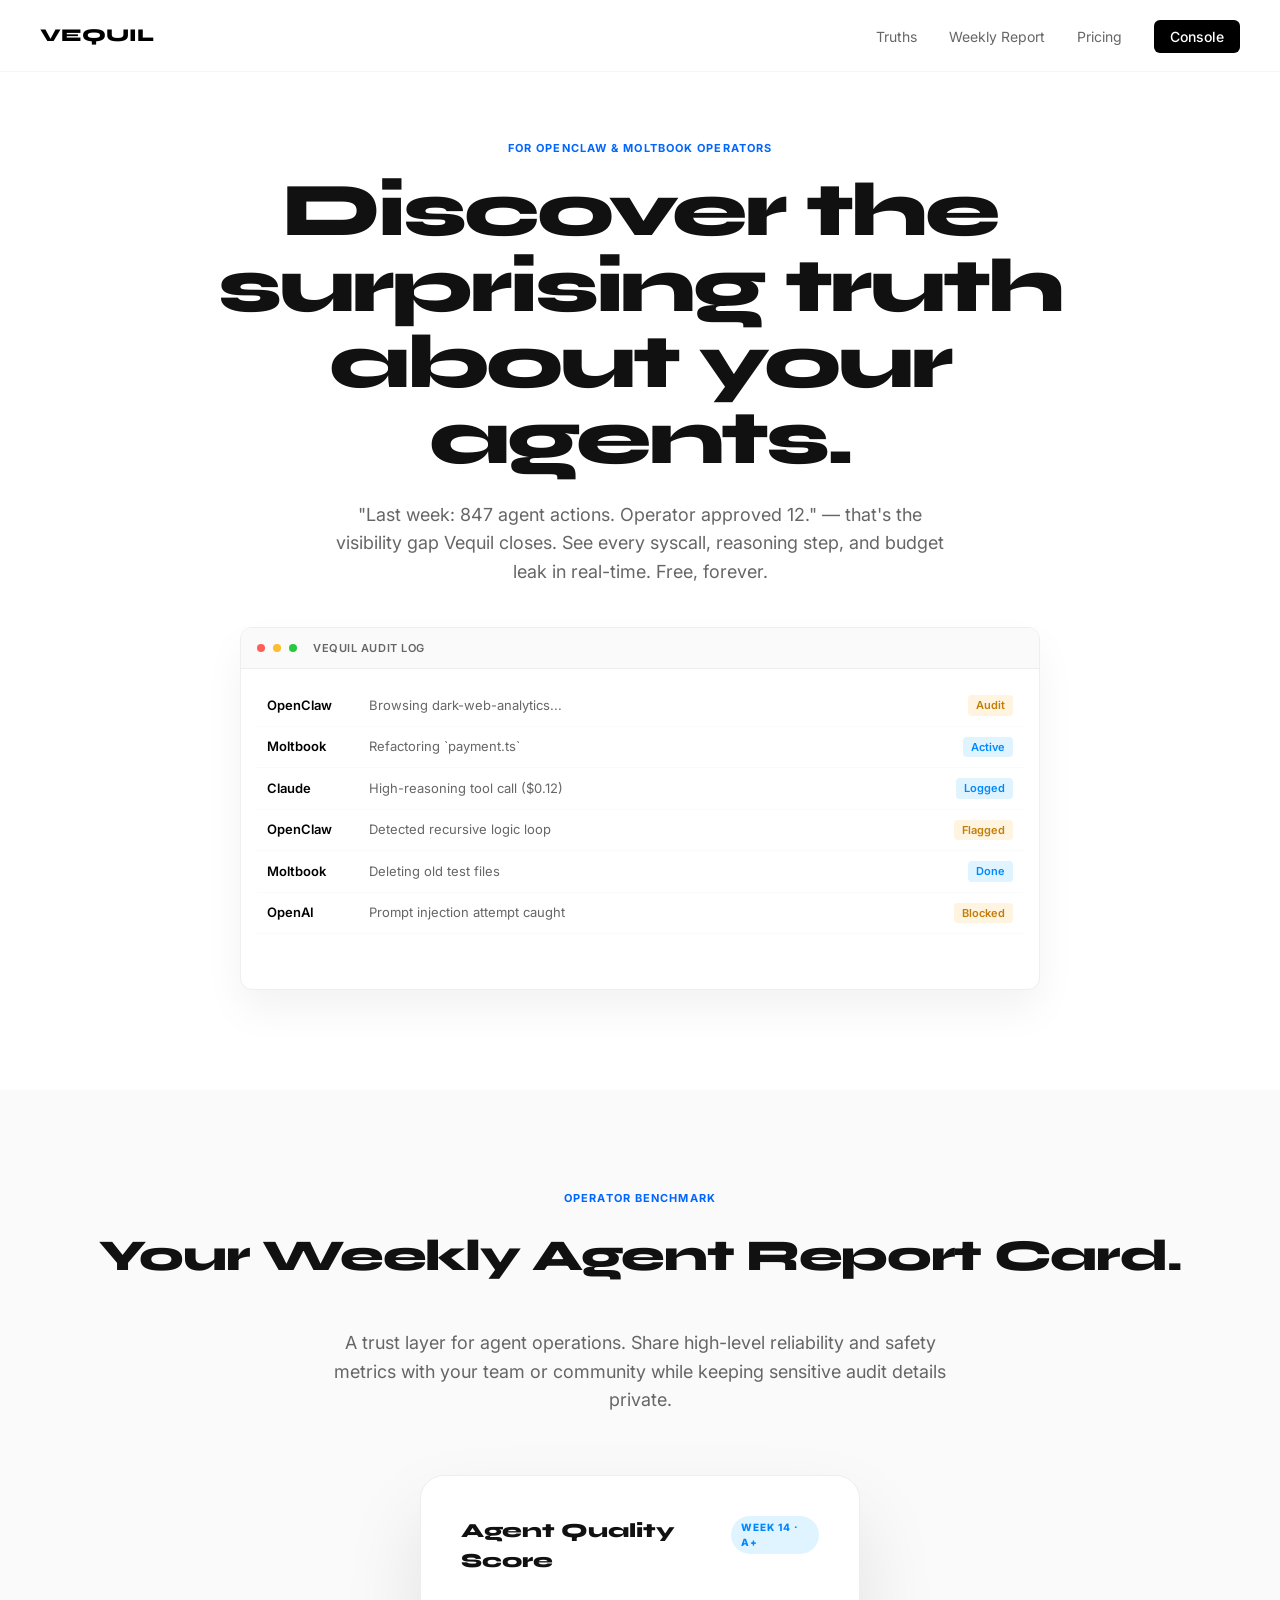
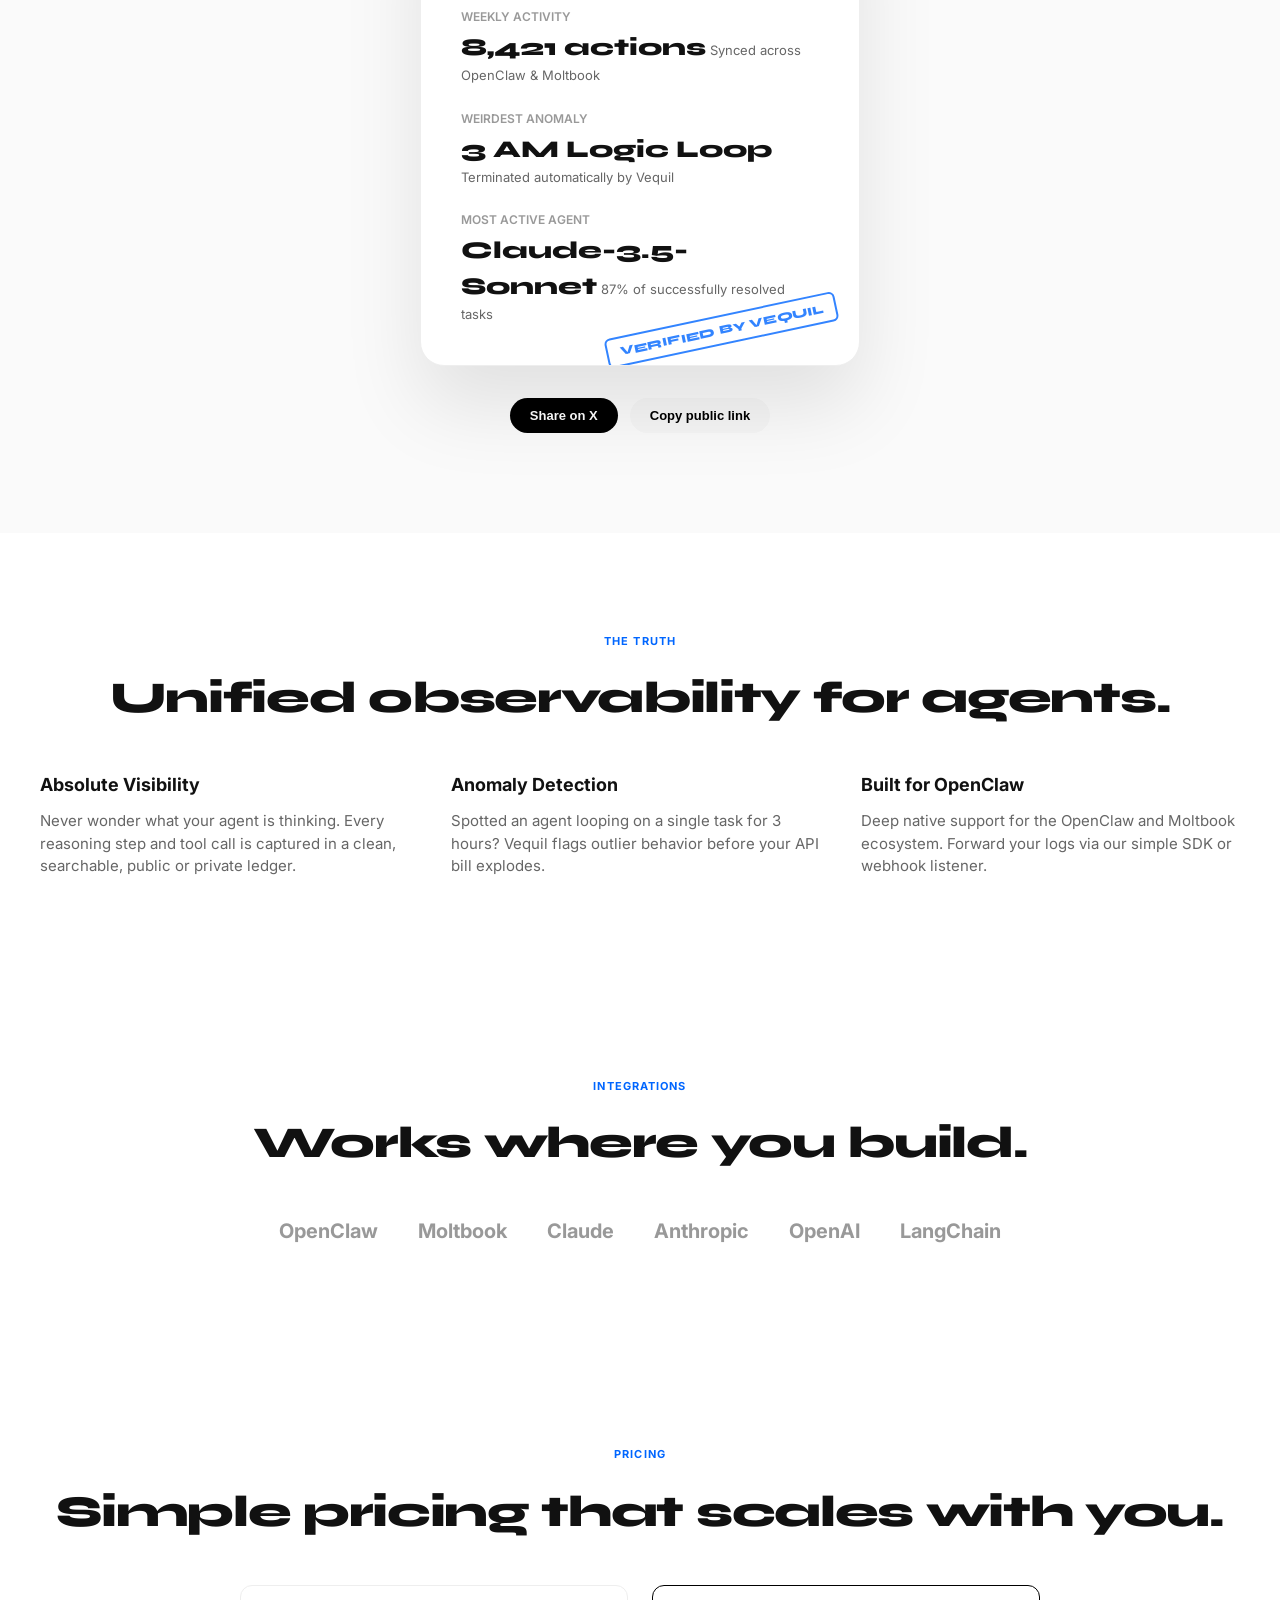
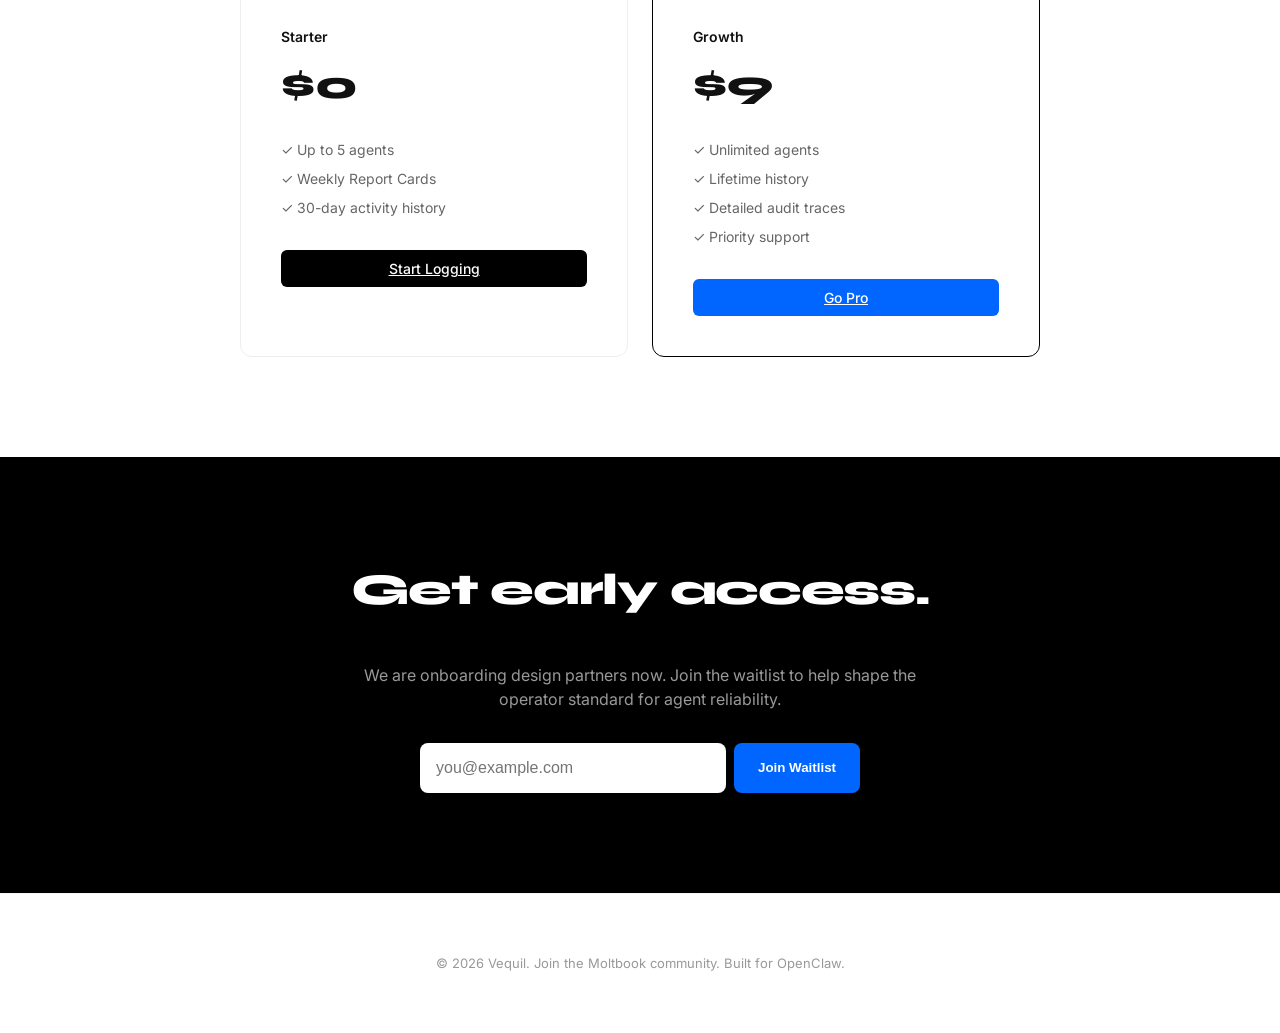
<file: web/static/index.html>
<html lang="en">

<head>
    <meta charset="UTF-8">
    <meta name="viewport" content="width=device-width, initial-scale=1.0">
    <title>Vequil — The surprising truth about your AI agents</title>
    <meta name="description"
        content="Discover what your agents are actually doing when you're not looking. Every syscall, every loop, every cent.">

    <!-- Branding -->
    <link rel="icon" href="./logo.png" type="image/png">
    <link rel="apple-touch-icon" href="./logo.png">

    <link rel="preconnect" href="https://fonts.googleapis.com">
    <link rel="preconnect" href="https://fonts.gstatic.com" crossorigin="">
    <link
        href="https://fonts.googleapis.com/css2?family=Syne:wght@700;800&family=Inter:wght@300;400;500;600&display=swap"
        rel="stylesheet">

    <style>
        :root {
            --white: #ffffff;
            --black: #000000;
            --gray-50: #fafafa;
            --gray-100: #f5f5f5;
            --gray-200: #eeeeee;
            --gray-400: #999999;
            --gray-600: #666666;
            --gray-900: #111111;
            --blue: #0066ff;
            --accent: #00d2ff;
            --nav-h: 72px;
            --font-display: 'Syne', sans-serif;
            --font-body: 'Inter', sans-serif;
        }

        *,
        *::before,
        *::after {
            box-sizing: border-box;
            margin: 0;
            padding: 0;
        }

        html {
            scroll-behavior: smooth;
        }

        body {
            font-family: var(--font-body);
            background: var(--white);
            color: var(--gray-900);
            line-height: 1.5;
            -webkit-font-smoothing: antialiased;
        }

        /* ── NAV ── */
        nav {
            position: fixed;
            top: 0;
            left: 0;
            right: 0;
            z-index: 1000;
            height: var(--nav-h);
            background: rgba(255, 255, 255, 0.8);
            backdrop-filter: blur(12px);
            border-bottom: 1px solid var(--gray-100);
            display: flex;
            align-items: center;
            padding: 0 32px;
        }

        .nav-inner {
            width: 100%;
            max-width: 1200px;
            margin: 0 auto;
            display: flex;
            align-items: center;
            justify-content: space-between;
        }

        .nav-logo {
            display: flex;
            align-items: center;
            gap: 10px;
            text-decoration: none;
            font-family: var(--font-display);
            font-weight: 800;
            font-size: 18px;
            color: var(--black);
        }

        .nav-links {
            display: flex;
            align-items: center;
            gap: 32px;
            list-style: none;
        }

        .nav-links a {
            text-decoration: none;
            color: var(--gray-600);
            font-size: 14px;
            transition: color 0.2s;
        }

        .nav-links a:hover {
            color: var(--black);
        }

        .nav-cta {
            background: var(--black);
            color: var(--white) !important;
            padding: 8px 16px;
            border-radius: 6px;
            font-weight: 500;
            font-size: 14px;
        }

        /* ── HERO ── */
        #hero {
            padding-top: 140px;
            padding-bottom: 100px;
            text-align: center;
            max-width: 900px;
            margin: 0 auto;
            padding-inline: 24px;
        }

        h1 {
            font-family: var(--font-display);
            font-size: clamp(40px, 8vw, 76px);
            font-weight: 800;
            letter-spacing: -0.04em;
            line-height: 1;
            margin-bottom: 24px;
        }

        .hero-sub {
            font-size: 18px;
            color: var(--gray-600);
            max-width: 620px;
            margin: 0 auto 40px;
            font-weight: 400;
            line-height: 1.6;
        }

        /* ── REPORT CARD SECTION ── */
        #report-card {
            padding: 100px 24px;
            background: var(--gray-50);
            text-align: center;
        }

        .card-container {
            max-width: 440px;
            margin: 60px auto 0;
            perspective: 1000px;
        }

        .agent-card {
            background: var(--white);
            border-radius: 24px;
            padding: 40px;
            text-align: left;
            box-shadow: 0 40px 80px rgba(0, 0, 0, 0.1);
            border: 1px solid var(--gray-200);
            position: relative;
            overflow: hidden;
        }

        .card-header {
            display: flex;
            justify-content: space-between;
            align-items: flex-start;
            margin-bottom: 32px;
        }

        .card-title {
            font-family: var(--font-display);
            font-size: 20px;
            font-weight: 800;
        }

        .card-badge {
            background: #e0f4ff;
            color: #0088ff;
            font-size: 10px;
            font-weight: 800;
            padding: 4px 10px;
            border-radius: 100px;
            text-transform: uppercase;
            letter-spacing: 0.1em;
        }

        .card-stats {
            display: grid;
            gap: 24px;
        }

        .cs-item .label {
            font-size: 12px;
            font-weight: 600;
            color: var(--gray-400);
            text-transform: uppercase;
            margin-bottom: 4px;
            display: block;
        }

        .cs-item .val {
            font-family: var(--font-display);
            font-size: 24px;
            font-weight: 800;
        }

        .cs-item .subtext {
            font-size: 13px;
            color: var(--gray-600);
            margin-top: 4px;
        }

        .verified-stamp {
            position: absolute;
            bottom: 20px;
            right: 20px;
            border: 2px solid var(--blue);
            color: var(--blue);
            padding: 4px 12px;
            border-radius: 6px;
            font-family: var(--font-display);
            font-size: 12px;
            font-weight: 800;
            transform: rotate(-12deg);
            opacity: 0.8;
        }

        .card-actions {
            display: flex;
            gap: 12px;
            margin-top: 32px;
            justify-content: center;
        }

        .share-btn {
            background: var(--black);
            color: var(--white);
            padding: 10px 20px;
            border-radius: 80px;
            font-size: 13px;
            font-weight: 600;
            cursor: pointer;
            border: none;
        }

        /* ── LIVE FEED ── */
        .live-feed-window {
            width: 100%;
            max-width: 800px;
            margin: 0 auto;
            background: var(--white);
            border: 1px solid var(--gray-200);
            border-radius: 12px;
            box-shadow: 0 20px 40px rgba(0, 0, 0, 0.05);
            overflow: hidden;
            text-align: left;
        }

        .window-header {
            padding: 12px 16px;
            background: var(--gray-50);
            border-bottom: 1px solid var(--gray-200);
            display: flex;
            align-items: center;
            gap: 8px;
        }

        .dot {
            width: 8px;
            height: 8px;
            border-radius: 50%;
        }

        .dot-r {
            background: #ff5f56;
        }

        .dot-y {
            background: #febc2e;
        }

        .dot-g {
            background: #27c93f;
        }

        .window-title {
            margin-left: 8px;
            font-size: 11px;
            font-weight: 600;
            color: var(--gray-600);
            text-transform: uppercase;
            letter-spacing: 0.05em;
        }

        .feed-content {
            height: 320px;
            padding: 16px;
            overflow: hidden;
            position: relative;
        }

        .feed-row {
            display: flex;
            align-items: center;
            gap: 12px;
            padding: 10px;
            border-bottom: 1px solid var(--gray-50);
            font-size: 13px;
            animation: slideUp 20s linear infinite;
        }

        @keyframes slideUp {
            0% {
                transform: translateY(0);
            }

            100% {
                transform: translateY(-300px);
            }
        }

        .feed-agent {
            font-weight: 600;
            color: var(--black);
            min-width: 90px;
        }

        .feed-action {
            color: var(--gray-600);
            flex-grow: 1;
        }

        .feed-status {
            font-size: 11px;
            padding: 2px 8px;
            border-radius: 4px;
            font-weight: 600;
        }

        .s-info {
            background: #e0f4ff;
            color: #0088ff;
        }

        .s-warn {
            background: #fff4e0;
            color: #c47d0a;
        }

        /* ── SECTIONS ── */
        section {
            padding: 100px 24px;
            text-align: center;
        }

        .section-tag {
            font-size: 11px;
            font-weight: 700;
            text-transform: uppercase;
            letter-spacing: 0.1em;
            color: var(--blue);
            margin-bottom: 16px;
            display: block;
        }

        h2 {
            font-family: var(--font-display);
            font-size: 44px;
            font-weight: 800;
            letter-spacing: -0.03em;
            margin-bottom: 40px;
        }

        .product-grid {
            display: grid;
            grid-template-columns: repeat(3, 1fr);
            gap: 32px;
            max-width: 1200px;
            margin: 0 auto;
            text-align: left;
        }

        .p-card h3 {
            font-size: 18px;
            margin-bottom: 12px;
        }

        .p-card p {
            font-size: 15px;
            color: var(--gray-600);
        }

        /* ── CTA ── */
        #cta {
            background: var(--black);
            color: var(--white);
        }

        .signup-form {
            display: flex;
            gap: 8px;
            margin: 32px auto 0;
            max-width: 440px;
        }

        .signup-input {
            flex-grow: 1;
            padding: 16px;
            border-radius: 8px;
            border: none;
            font-size: 16px;
        }

        .signup-btn {
            background: var(--blue);
            color: var(--white);
            border: none;
            padding: 0 24px;
            border-radius: 8px;
            font-weight: 600;
            cursor: pointer;
        }

        footer {
            padding: 60px 24px;
            border-top: 1px solid var(--gray-100);
            text-align: center;
            color: var(--gray-400);
            font-size: 13px;
        }
    </style>
</head>

<body>
    <nav>
        <div class="nav-inner">
            <a href="#" class="nav-logo">VEQUIL</a>
            <ul class="nav-links">
                <li><a href="#product">Truths</a></li>
                <li><a href="#report-card">Weekly Report</a></li>
                <li><a href="#pricing">Pricing</a></li>
                <li><a href="/dashboard.html" class="nav-cta">Console</a></li>
            </ul>
        </div>
    </nav>

    <section id="hero">
        <span class="section-tag">For OpenClaw & Moltbook Operators</span>
        <h1>Discover the surprising truth about your agents.</h1>
        <p class="hero-sub">"Last week: 847 agent actions. Operator approved 12." — that's the visibility gap Vequil
            closes. See every syscall, reasoning step, and budget leak in real-time. Free, forever.</p>

        <div class="live-feed-window">
            <div class="window-header">
                <div class="dot dot-r"></div>
                <div class="dot dot-y"></div>
                <div class="dot dot-g"></div>
                <span class="window-title">Vequil Audit Log</span>
            </div>
            <div class="feed-content">
                <div class="feed-row"><span class="feed-agent">OpenClaw</span><span class="feed-action">Browsing
                        dark-web-analytics...</span><span class="feed-status s-warn">Audit</span></div>
                <div class="feed-row"><span class="feed-agent">Moltbook</span><span class="feed-action">Refactoring
                        `payment.ts`</span><span class="feed-status s-info">Active</span></div>
                <div class="feed-row"><span class="feed-agent">Claude</span><span class="feed-action">High-reasoning
                        tool call ($0.12)</span><span class="feed-status s-info">Logged</span></div>
                <div class="feed-row"><span class="feed-agent">OpenClaw</span><span class="feed-action">Detected
                        recursive logic loop</span><span class="feed-status s-warn">Flagged</span></div>
                <div class="feed-row"><span class="feed-agent">Moltbook</span><span class="feed-action">Deleting old
                        test files</span><span class="feed-status s-info">Done</span></div>
                <div class="feed-row"><span class="feed-agent">OpenAI</span><span class="feed-action">Prompt injection
                        attempt caught</span><span class="feed-status s-warn">Blocked</span></div>
            </div>
        </div>
    </section>

    <section id="report-card">
        <span class="section-tag">Operator benchmark</span>
        <h2>Your Weekly Agent Report Card.</h2>
        <p class="hero-sub">A trust layer for agent operations. Share high-level reliability and safety metrics with
            your team or community while keeping sensitive audit details private.</p>

        <div class="card-container">
            <div class="agent-card">
                <div class="card-header">
                    <div class="card-title">Agent Quality Score</div>
                    <div class="card-badge">Week 14 · A+</div>
                </div>

                <div class="card-stats">
                    <div class="cs-item">
                        <span class="label">Weekly Activity</span>
                        <span class="val">8,421 actions</span>
                        <span class="subtext">Synced across OpenClaw & Moltbook</span>
                    </div>
                    <div class="cs-item">
                        <span class="label">Weirdest Anomaly</span>
                        <span class="val">3 AM Logic Loop</span>
                        <span class="subtext">Terminated automatically by Vequil</span>
                    </div>
                    <div class="cs-item">
                        <span class="label">Most Active Agent</span>
                        <span class="val">Claude-3.5-Sonnet</span>
                        <span class="subtext">87% of successfully resolved tasks</span>
                    </div>
                </div>

                <div class="verified-stamp">VERIFIED BY VEQUIL</div>
            </div>

            <div class="card-actions">
                <button class="share-btn">Share on X</button>
                <button class="share-btn" style="background: var(--gray-100); color: var(--black);">Copy public
                    link</button>
            </div>
        </div>
    </section>

    <section id="product">
        <span class="section-tag">The truth</span>
        <h2>Unified observability for agents.</h2>
        <div class="product-grid">
            <div class="p-card">
                <h3>Absolute Visibility</h3>
                <p>Never wonder what your agent is thinking. Every reasoning step and tool call is captured in a clean,
                    searchable, public or private ledger.</p>
            </div>
            <div class="p-card">
                <h3>Anomaly Detection</h3>
                <p>Spotted an agent looping on a single task for 3 hours? Vequil flags outlier behavior before your API
                    bill explodes.</p>
            </div>
            <div class="p-card">
                <h3>Built for OpenClaw</h3>
                <p>Deep native support for the OpenClaw and Moltbook ecosystem. Forward your logs via our simple SDK or
                    webhook listener.</p>
            </div>
        </div>
    </section>

    <section id="integrations">
        <span class="section-tag">Integrations</span>
        <h2>Works where you build.</h2>
        <div
            style="display: flex; flex-wrap: wrap; justify-content: center; gap: 40px; margin-top: 40px; font-weight: 700; color: var(--gray-400); font-size: 20px;">
            <span>OpenClaw</span>
            <span>Moltbook</span>
            <span>Claude</span>
            <span>Anthropic</span>
            <span>OpenAI</span>
            <span>LangChain</span>
        </div>
    </section>

    <section id="pricing">
        <span class="section-tag">Pricing</span>
            <h2>Simple pricing that scales with you.</h2>
        <div style="display: flex; gap: 24px; max-width: 800px; margin: 0 auto; text-align: left;">
            <div style="flex:1; padding: 40px; border: 1px solid var(--gray-200); border-radius: 12px;">
                <div style="font-weight: 600; font-size: 14px; margin-bottom: 8px;">Starter</div>
                <div style="font-family: var(--font-display); font-size: 40px; font-weight: 800; margin-bottom: 24px;">
                    $0</div>
                <ul style="list-style: none; font-size: 14px; color: var(--gray-600);">
                    <li style="margin-bottom: 8px;">✓ Up to 5 agents</li>
                    <li style="margin-bottom: 8px;">✓ Weekly Report Cards</li>
                    <li style="margin-bottom: 8px;">✓ 30-day activity history</li>
                </ul>
                <a href="#cta" class="nav-cta" style="display: block; text-align: center; margin-top: 32px;">Start
                    Logging</a>
            </div>
            <div style="flex:1; padding: 40px; border: 1px solid var(--black); border-radius: 12px;">
                <div style="font-weight: 600; font-size: 14px; margin-bottom: 8px;">Growth</div>
                <div style="font-family: var(--font-display); font-size: 40px; font-weight: 800; margin-bottom: 24px;">
                    $9</div>
                <ul style="list-style: none; font-size: 14px; color: var(--gray-600);">
                    <li style="margin-bottom: 8px;">✓ Unlimited agents</li>
                    <li style="margin-bottom: 8px;">✓ Lifetime history</li>
                    <li style="margin-bottom: 8px;">✓ Detailed audit traces</li>
                    <li style="margin-bottom: 8px;">✓ Priority support</li>
                </ul>
                <a href="#cta" class="nav-cta"
                    style="display: block; text-align: center; margin-top: 32px; background: var(--blue);">Go Pro</a>
            </div>
        </div>
    </section>

    <section id="cta">
        <div style="max-width: 600px; margin: 0 auto;">
            <h2>Get early access.</h2>
            <p style="color: var(--gray-400); margin-top: 16px;">We are onboarding design partners now. Join the
                waitlist to help shape the operator standard for agent reliability.</p>
            <form class="signup-form" onsubmit="window.handleSubmit(event)">
                <input type="email" class="signup-input" placeholder="you@example.com" required>
                <button type="submit" class="signup-btn">Join Waitlist</button>
            </form>
            <p id="msg" style="margin-top: 16px; font-size: 14px; display: none;"></p>
        </div>
    </section>

    <footer>
        <p>© 2026 Vequil. Join the Moltbook community. Built for OpenClaw.</p>
    </footer>

    <script>
        window.handleSubmit = async function (e) {
            e.preventDefault();
            const email = e.target.querySelector('input').value;
            const btn = e.target.querySelector('button');
            const msg = document.getElementById('msg');
            btn.innerText = 'Joining...';
            btn.disabled = true;

            try {
                const response = await fetch('/api/demo', {
                    method: 'POST',
                    headers: { 'Content-Type': 'application/json' },
                    body: JSON.stringify({ email: email })
                });
                if (response.ok) {
                    btn.innerText = 'Joined!';
                    msg.innerText = 'You are on the list! We will be in touch soon.';
                    msg.style.display = 'block';
                    e.target.reset();
                } else {
                    throw new Error('Failed');
                }
            } catch (err) {
                btn.innerText = 'Error';
                btn.disabled = false;
            }
        };
    </script>
</body>

</html>
</file>
